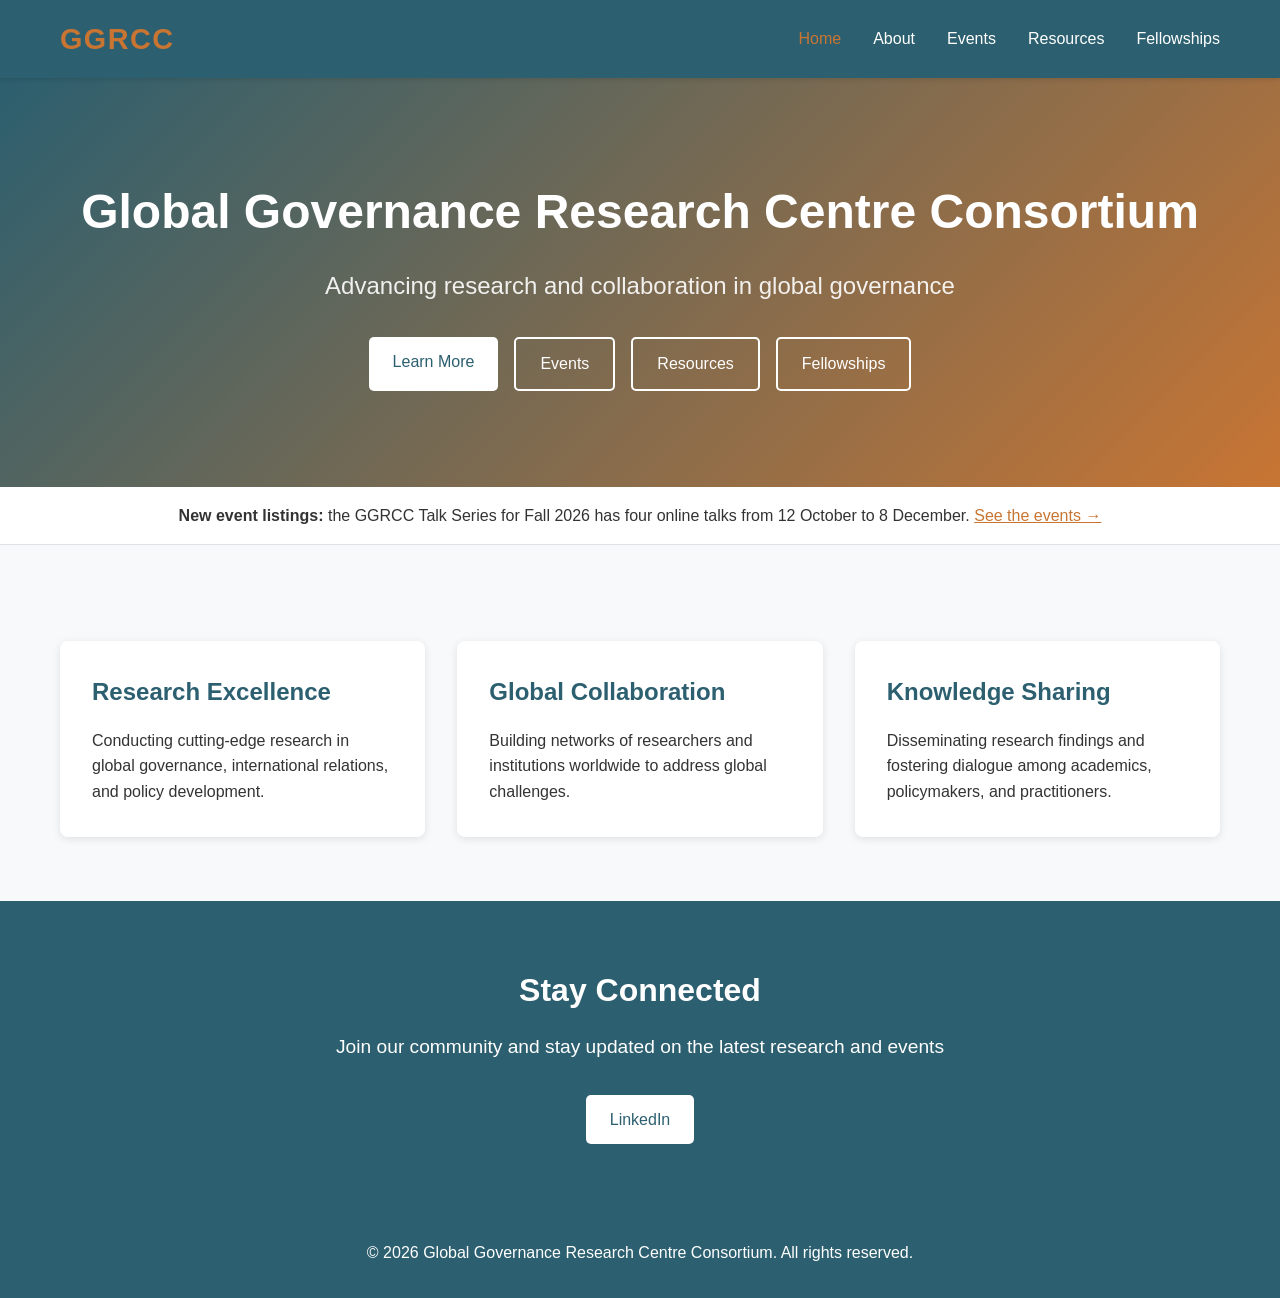
<file: index.html>
<!DOCTYPE html>
<html lang="en">
<head>
    <meta charset="UTF-8">
    <meta name="viewport" content="width=device-width, initial-scale=1.0">
    <meta name="description" content="Global Governance Research Centre Consortium - Advancing research in global governance">
    <title>GGRCC - Global Governance Research Centre Consortium</title>
    <link rel="stylesheet" href="style.css">
</head>
<body>
    <nav class="navbar">
        <div class="container">
            <div class="nav-brand">
                <a href="index.html">GGRCC</a>
            </div>
            <ul class="nav-menu">
                <li><a href="index.html" class="active">Home</a></li>
                <li><a href="about.html">About</a></li>
                <li><a href="events.html">Events</a></li>
                <li><a href="resources.html">Resources</a></li>
                <li><a href="fellowships.html">Fellowships</a></li>
            </ul>
        </div>
    </nav>

    <main>
        <section class="hero">
            <div class="container">
                <h1>Global Governance Research Centre Consortium</h1>
                <p class="hero-subtitle">Advancing research and collaboration in global governance</p>
                <div class="hero-buttons">
                    <a href="about.html" class="btn btn-primary">Learn More</a>
                    <a href="events.html" class="btn btn-secondary">Events</a>
                    <a href="resources.html" class="btn btn-secondary">Resources</a>
                    <a href="fellowships.html" class="btn btn-secondary">Fellowships</a>
                </div>
            </div>
        </section>

        <section class="notice">
            <div class="container">
                <p><strong>New event listings:</strong> the GGRCC Talk Series for Fall 2026 has four online talks from 12 October to 8 December. <a href="events.html">See the events →</a></p>
            </div>
        </section>

        <section class="features">
            <div class="container">
                <div class="feature-grid">
                    <div class="feature-card">
                        <h3>Research Excellence</h3>
                        <p>Conducting cutting-edge research in global governance, international relations, and policy development.</p>
                    </div>
                    <div class="feature-card">
                        <h3>Global Collaboration</h3>
                        <p>Building networks of researchers and institutions worldwide to address global challenges.</p>
                    </div>
                    <div class="feature-card">
                        <h3>Knowledge Sharing</h3>
                        <p>Disseminating research findings and fostering dialogue among academics, policymakers, and practitioners.</p>
                    </div>
                </div>
            </div>
        </section>

        <section class="cta">
            <div class="container">
                <h2>Stay Connected</h2>
                <p>Join our community and stay updated on the latest research and events</p>
                <a href="https://www.linkedin.com/company/ggrcc/about" class="btn btn-primary">LinkedIn</a>
            </div>
        </section>
    </main>

    <footer>
        <div class="container">
            <p>&copy; 2026 Global Governance Research Centre Consortium. All rights reserved.</p>
        </div>
    </footer>
</body>
</html>
</file>
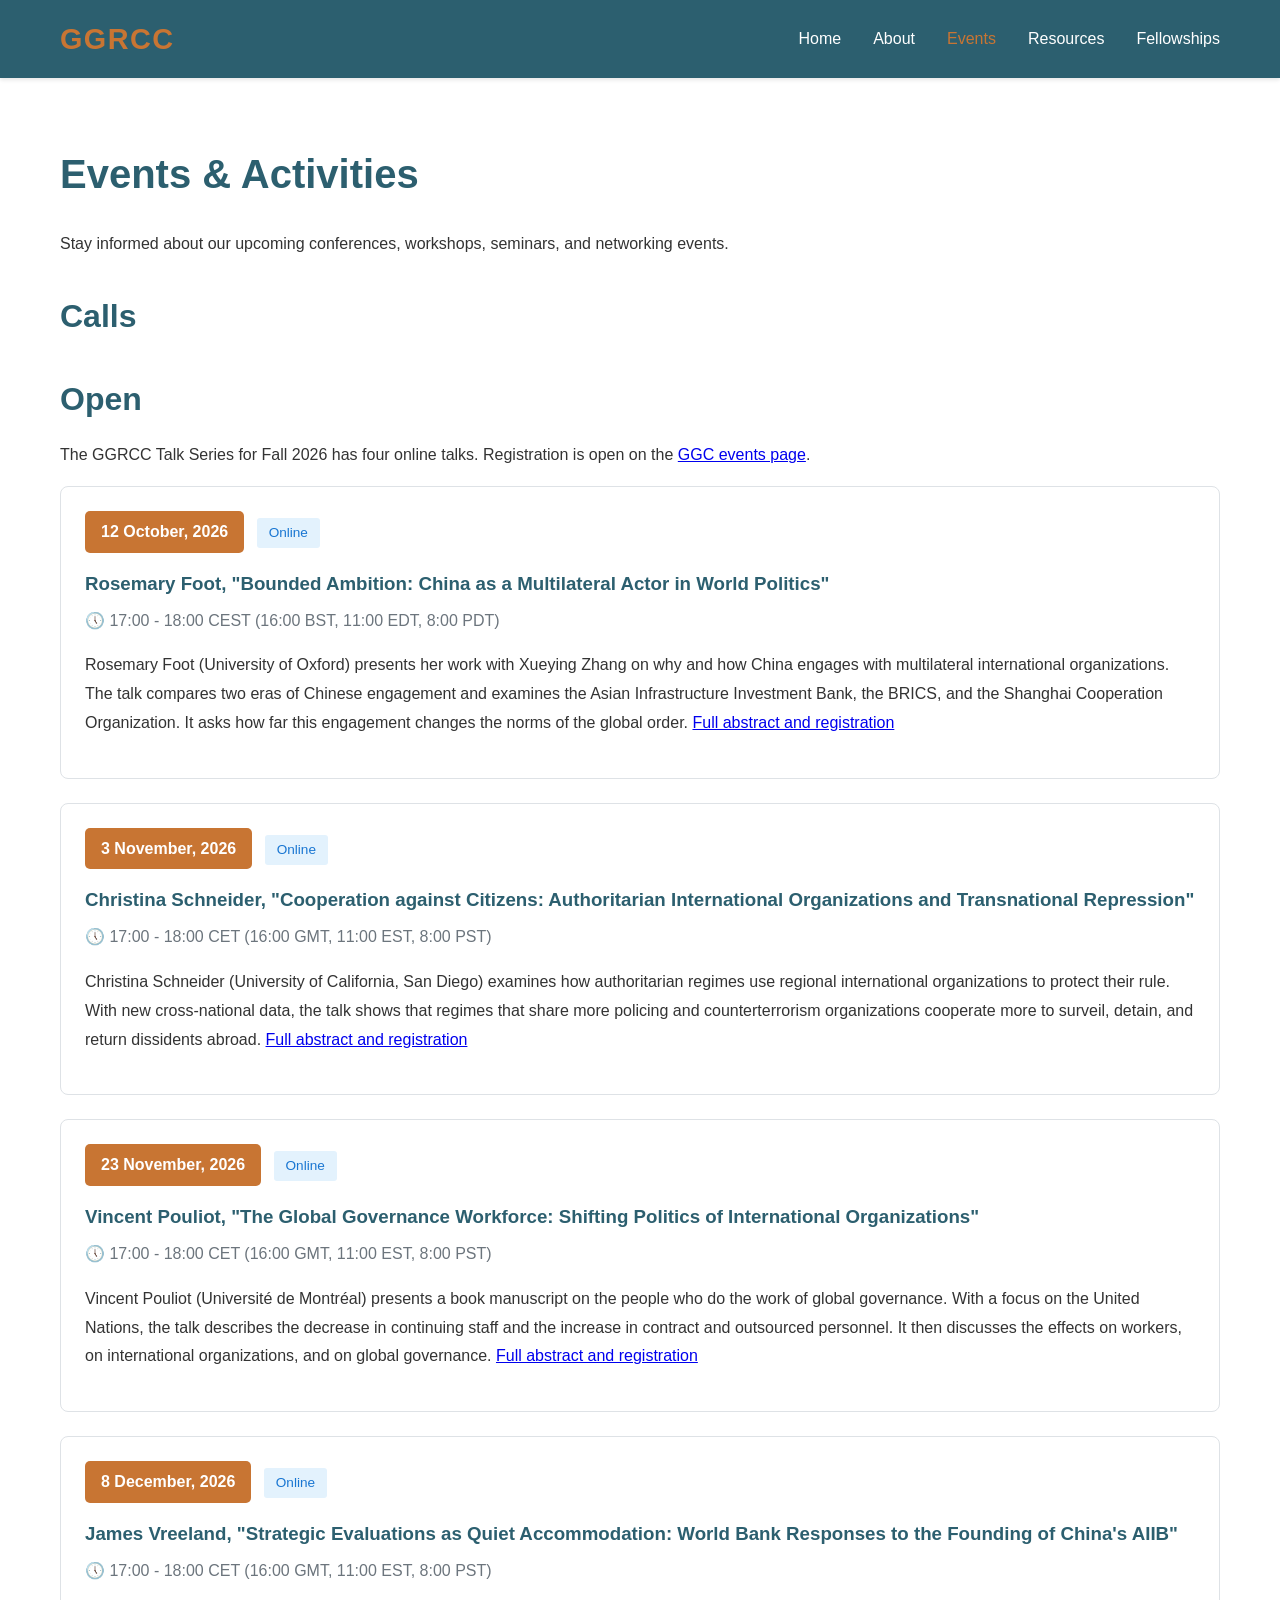
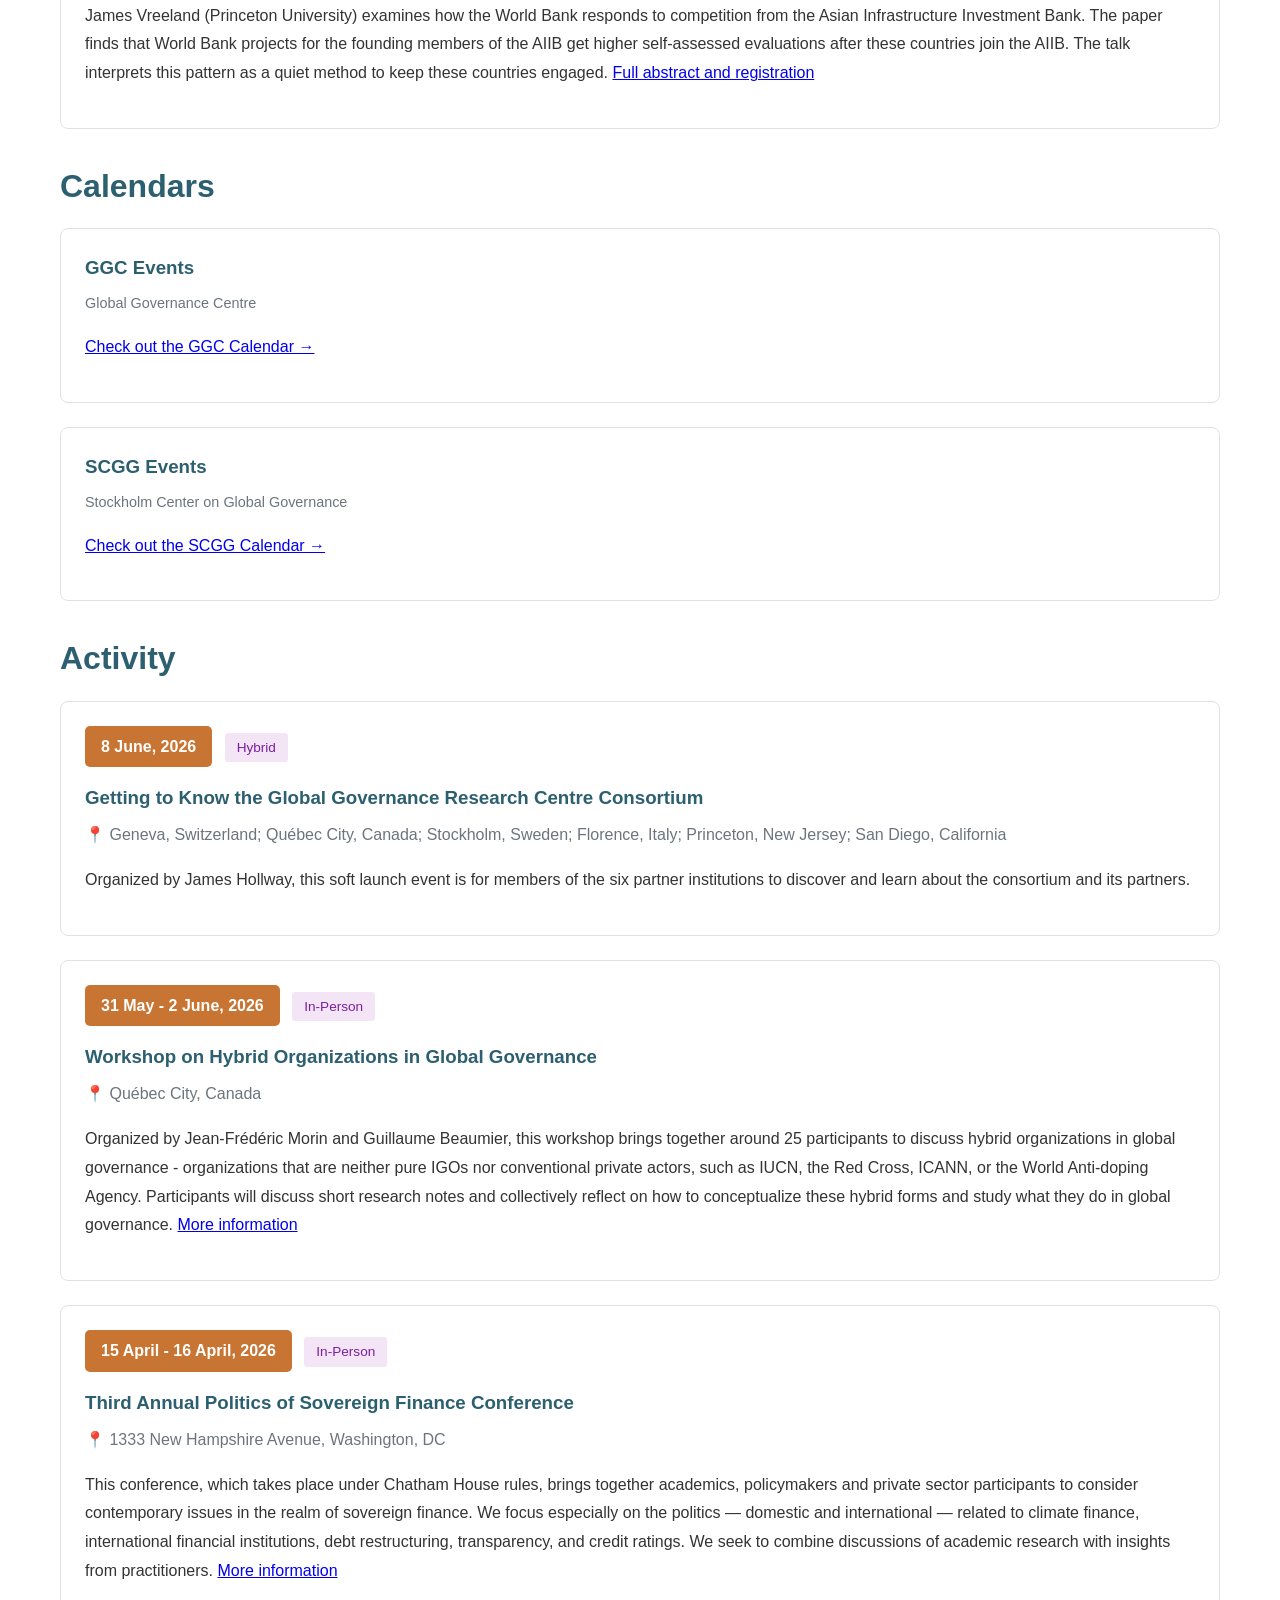
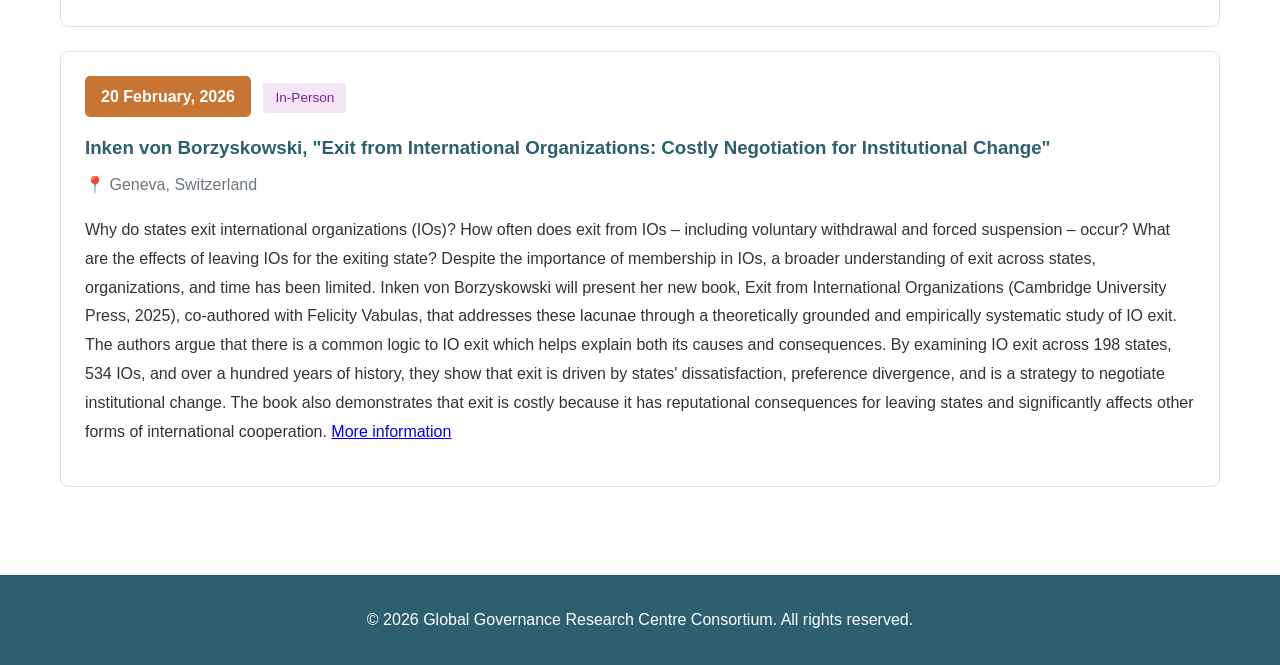
<file: events.html>
<!DOCTYPE html>
<html lang="en">
<head>
    <meta charset="UTF-8">
    <meta name="viewport" content="width=device-width, initial-scale=1.0">
    <meta name="description" content="Upcoming events and activities from GGRCC">
    <title>Events - GGRCC</title>
    <link rel="stylesheet" href="style.css">
</head>
<body>
    <nav class="navbar">
        <div class="container">
            <div class="nav-brand">
                <a href="index.html">GGRCC</a>
            </div>
            <ul class="nav-menu">
                <li><a href="index.html">Home</a></li>
                <li><a href="about.html">About</a></li>
                <li><a href="events.html" class="active">Events</a></li>
                <li><a href="resources.html">Resources</a></li>
                <li><a href="fellowships.html">Fellowships</a></li>
            </ul>
        </div>
    </nav>

    <main>
        <section class="content-section">
            <div class="container">
                <h1>Events & Activities</h1>
                <p>Stay informed about our upcoming conferences, workshops, seminars, and networking events.</p>

                <h2>Calls</h2>

                <h2>Open</h2>

                <p>The GGRCC Talk Series for Fall 2026 has four online talks. Registration is open on the <a href="https://www.graduateinstitute.ch/centres/global-governance-centre/events" target="_blank" rel="noopener noreferrer">GGC events page</a>.</p>

                <div class="event-card">
                    <span class="event-date">12 October, 2026</span>
                    <span class="event-type online">Online</span>
                    <h3>Rosemary Foot, "Bounded Ambition: China as a Multilateral Actor in World Politics"</h3>
                    <p class="event-details">🕔 17:00 - 18:00 CEST (16:00 BST, 11:00 EDT, 8:00 PDT)</p>
                    <p>Rosemary Foot (University of Oxford) presents her work with Xueying Zhang on why and how China engages with multilateral international organizations. The talk compares two eras of Chinese engagement and examines the Asian Infrastructure Investment Bank, the BRICS, and the Shanghai Cooperation Organization. It asks how far this engagement changes the norms of the global order. <a href="https://www.graduateinstitute.ch/communications/events/bounded-ambition-china-multilateral-actor-world-politics" target="_blank" rel="noopener noreferrer">Full abstract and registration</a></p>
                </div>

                <div class="event-card">
                    <span class="event-date">3 November, 2026</span>
                    <span class="event-type online">Online</span>
                    <h3>Christina Schneider, "Cooperation against Citizens: Authoritarian International Organizations and Transnational Repression"</h3>
                    <p class="event-details">🕔 17:00 - 18:00 CET (16:00 GMT, 11:00 EST, 8:00 PST)</p>
                    <p>Christina Schneider (University of California, San Diego) examines how authoritarian regimes use regional international organizations to protect their rule. With new cross-national data, the talk shows that regimes that share more policing and counterterrorism organizations cooperate more to surveil, detain, and return dissidents abroad. <a href="https://www.graduateinstitute.ch/communications/events/cooperation-against-citizens-authoritarian-international-organizations-and" target="_blank" rel="noopener noreferrer">Full abstract and registration</a></p>
                </div>

                <div class="event-card">
                    <span class="event-date">23 November, 2026</span>
                    <span class="event-type online">Online</span>
                    <h3>Vincent Pouliot, "The Global Governance Workforce: Shifting Politics of International Organizations"</h3>
                    <p class="event-details">🕔 17:00 - 18:00 CET (16:00 GMT, 11:00 EST, 8:00 PST)</p>
                    <p>Vincent Pouliot (Université de Montréal) presents a book manuscript on the people who do the work of global governance. With a focus on the United Nations, the talk describes the decrease in continuing staff and the increase in contract and outsourced personnel. It then discusses the effects on workers, on international organizations, and on global governance. <a href="https://www.graduateinstitute.ch/communications/events/global-governance-workforce-shifting-politics-international-organizations" target="_blank" rel="noopener noreferrer">Full abstract and registration</a></p>
                </div>

                <div class="event-card">
                    <span class="event-date">8 December, 2026</span>
                    <span class="event-type online">Online</span>
                    <h3>James Vreeland, "Strategic Evaluations as Quiet Accommodation: World Bank Responses to the Founding of China's AIIB"</h3>
                    <p class="event-details">🕔 17:00 - 18:00 CET (16:00 GMT, 11:00 EST, 8:00 PST)</p>
                    <p>James Vreeland (Princeton University) examines how the World Bank responds to competition from the Asian Infrastructure Investment Bank. The paper finds that World Bank projects for the founding members of the AIIB get higher self-assessed evaluations after these countries join the AIIB. The talk interprets this pattern as a quiet method to keep these countries engaged. <a href="https://www.graduateinstitute.ch/communications/events/strategic-evaluations-quiet-accommodation-world-bank-responses-founding" target="_blank" rel="noopener noreferrer">Full abstract and registration</a></p>
                </div>

                <h2>Calendars</h2>

                <div class="publication-card">
                    <h3>GGC Events</h3>
                    <p class="publication-meta">Global Governance Centre</p>
                    <p><a href="https://www.graduateinstitute.ch/centres/global-governance-centre/events" target="_blank" rel="noopener noreferrer">Check out the GGC Calendar →</a></p>
                </div>

                <div class="publication-card">
                    <h3>SCGG Events</h3>
                    <p class="publication-meta">Stockholm Center on Global Governance</p>
                    <p><a href="https://www.su.se/english/divisions/stockholm-center-on-global-governance/calendar" target="_blank" rel="noopener noreferrer">Check out the SCGG Calendar →</a></p>
                </div>

                <h2>Activity</h2>

                <div class="event-card">
                    <span class="event-date">8 June, 2026</span>
                    <span class="event-type in-person">Hybrid</span>
                    <h3>Getting to Know the Global Governance Research Centre Consortium</h3>
                    <p class="event-details">📍 Geneva, Switzerland; Québec City, Canada; Stockholm, Sweden; Florence, Italy; Princeton, New Jersey; San Diego, California</p>
                    <p>Organized by James Hollway, this soft launch event is for members of the six partner institutions to discover and learn about the consortium and its partners.</p>
                </div>

                <div class="event-card">
                    <span class="event-date">31 May - 2 June, 2026</span>
                    <span class="event-type in-person">In-Person</span>
                    <h3>Workshop on Hybrid Organizations in Global Governance</h3>
                    <p class="event-details">📍 Québec City, Canada</p>
                    <p>Organized by Jean-Frédéric Morin and Guillaume Beaumier, this workshop brings together around 25 participants to discuss hybrid organizations in global governance - organizations that are neither pure IGOs nor conventional private actors, such as IUCN, the Red Cross, ICANN, or the World Anti-doping Agency. Participants will discuss short research notes and collectively reflect on how to conceptualize these hybrid forms and study what they do in global governance. <a href="http://www.wire-series.com/fr/20th-wire-edition" target="_blank" rel="noopener noreferrer">More information</a></p>
                </div>

                <div class="event-card">
                    <span class="event-date">15 April - 16 April, 2026</span>
                    <span class="event-type in-person">In-Person</span>
                    <h3>Third Annual Politics of Sovereign Finance Conference</h3>
                    <p class="event-details">📍 1333 New Hampshire Avenue, Washington, DC</p>
                    <p>This conference, which takes place under Chatham House rules, brings together academics, policymakers and private sector participants to consider contemporary issues in the realm of sovereign finance. We focus especially on the politics — domestic and international — related to climate finance, international financial institutions, debt restructuring, transparency, and credit ratings. We seek to combine discussions of academic research with insights from practitioners. <a href="https://psfl.princeton.edu/events/2026/third-annual-politics-sovereign-finance-conference" target="_blank" rel="noopener noreferrer">More information</a></p>
                </div>

                <div class="event-card">
                    <span class="event-date">20 February, 2026</span>
                    <span class="event-type in-person">In-Person</span>
                    <h3>Inken von Borzyskowski, "Exit from International Organizations: Costly Negotiation for Institutional Change"</h3>
                    <p class="event-details">📍 Geneva, Switzerland</p>
                    <p>Why do states exit international organizations (IOs)? How often does exit from IOs – including voluntary withdrawal and forced suspension – occur? What are the effects of leaving IOs for the exiting state? Despite the importance of membership in IOs, a broader understanding of exit across states, organizations, and time has been limited. Inken von Borzyskowski will present her new book, Exit from International Organizations (Cambridge University Press, 2025), co-authored with Felicity Vabulas, that addresses these lacunae through a theoretically grounded and empirically systematic study of IO exit. The authors argue that there is a common logic to IO exit which helps explain both its causes and consequences. By examining IO exit across 198 states, 534 IOs, and over a hundred years of history, they show that exit is driven by states' dissatisfaction, preference divergence, and is a strategy to negotiate institutional change. The book also demonstrates that exit is costly because it has reputational consequences for leaving states and significantly affects other forms of international cooperation. <a href="https://www.graduateinstitute.ch/centres/global-governance-centre/events" target="_blank" rel="noopener noreferrer">More information</a></p>
                </div>

            </div>
        </section>
    </main>

    <footer>
        <div class="container">
            <p>&copy; 2026 Global Governance Research Centre Consortium. All rights reserved.</p>
        </div>
    </footer>
</body>
</html>
</file>
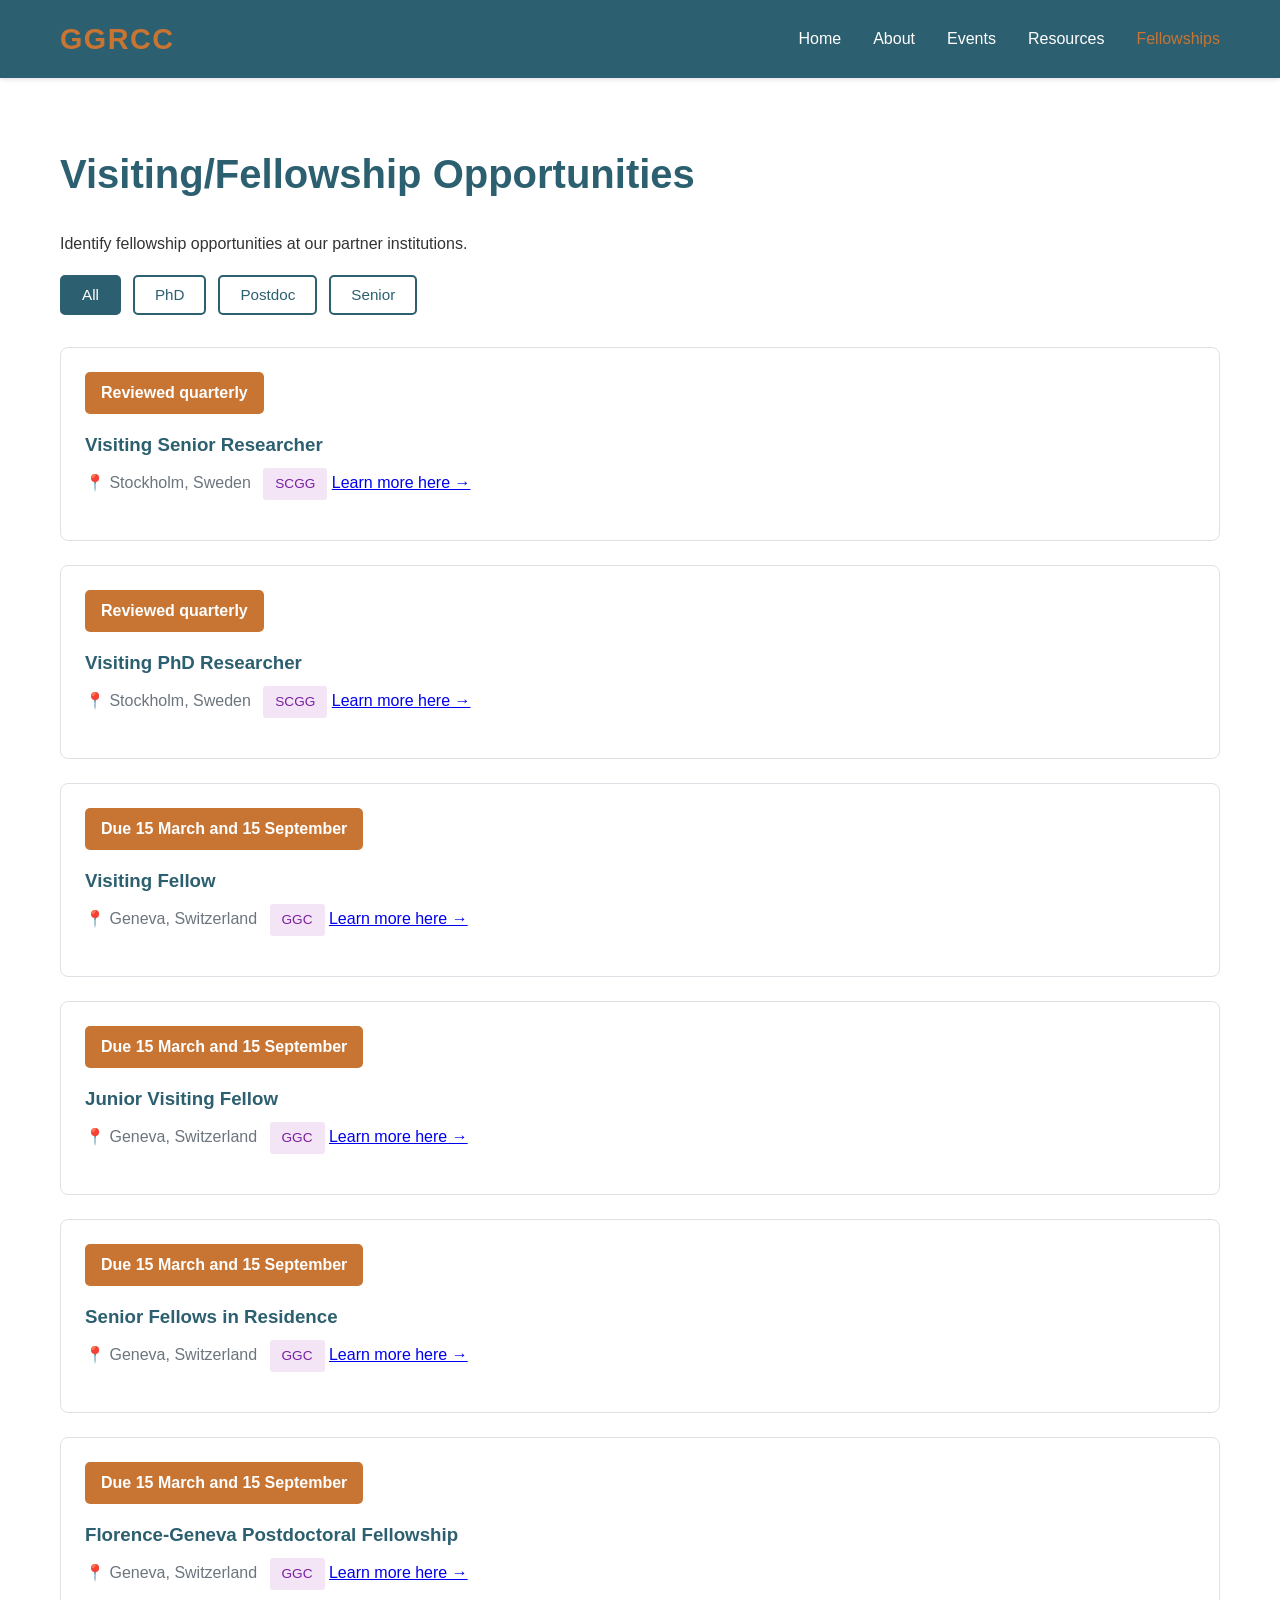
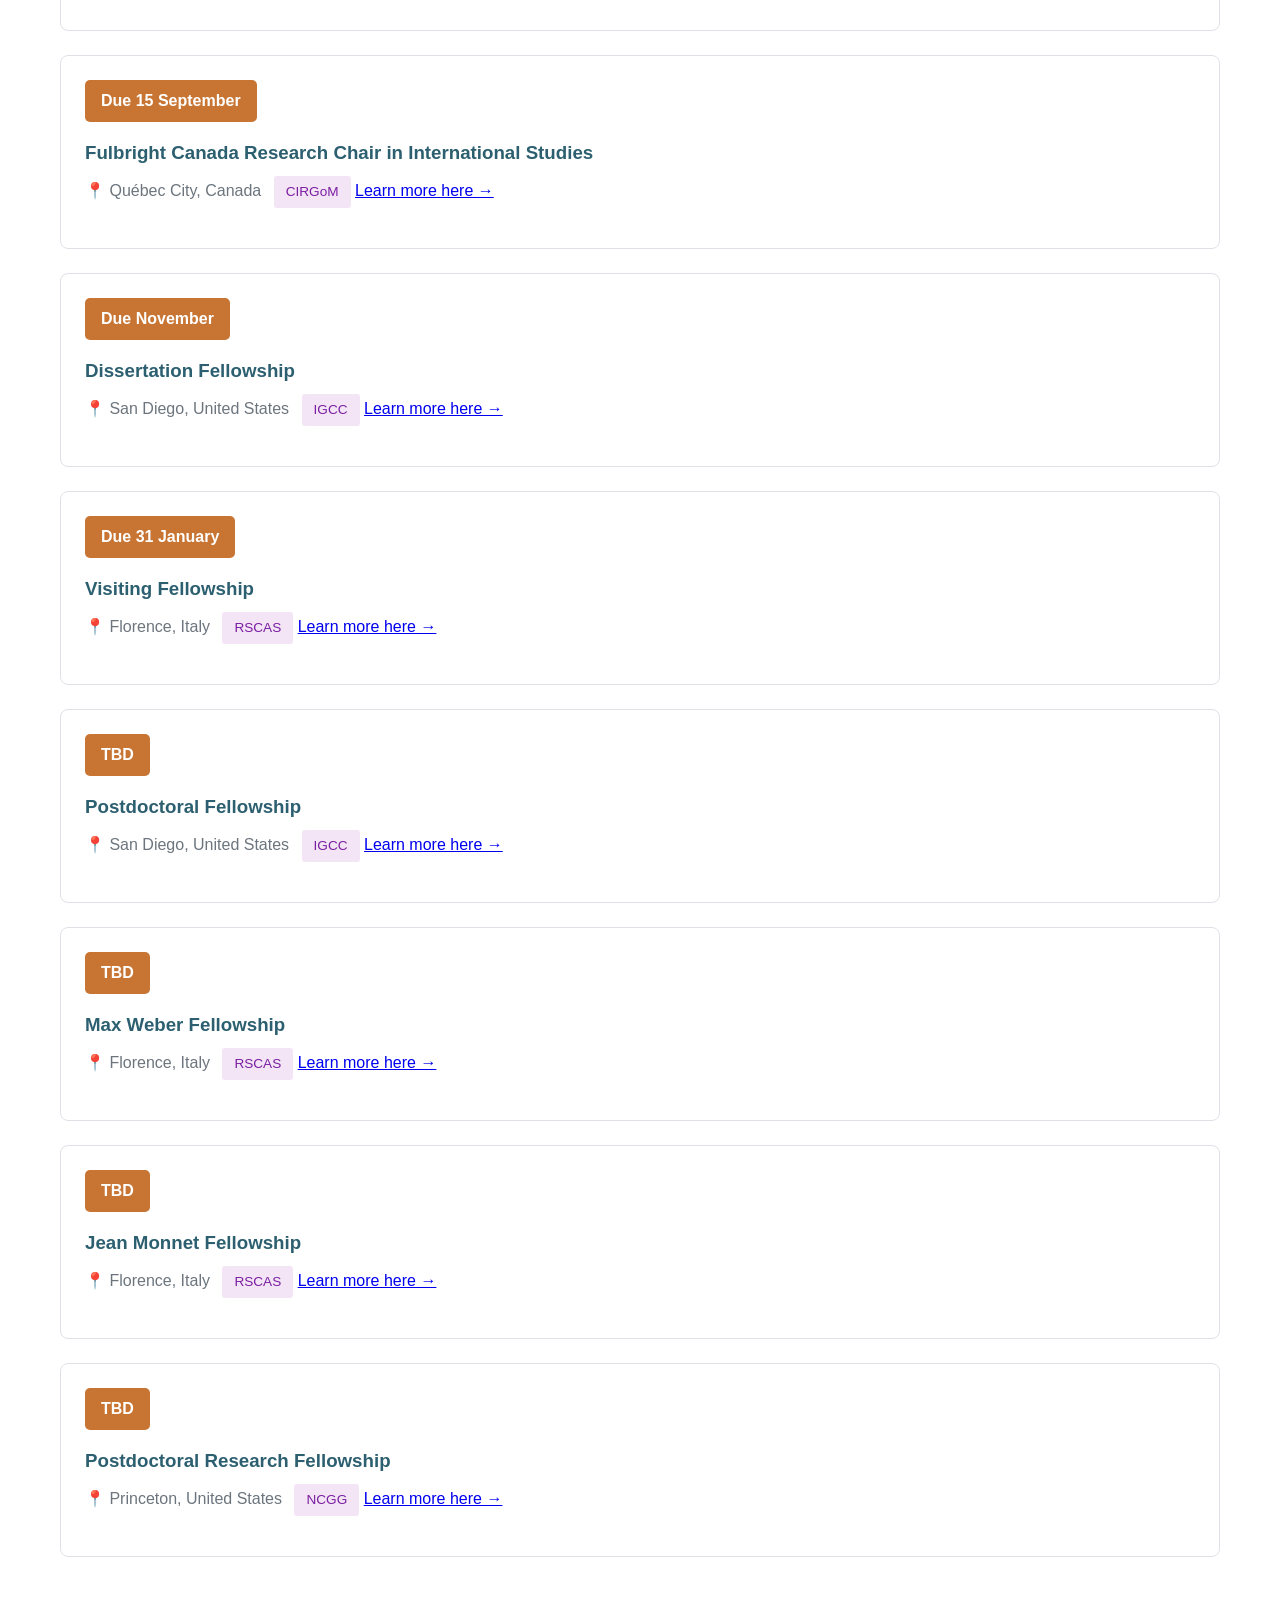
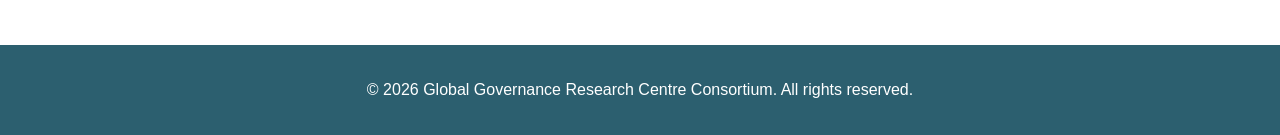
<file: fellowships.html>
<!DOCTYPE html>
<html lang="en">
<head>
    <meta charset="UTF-8">
    <meta name="viewport" content="width=device-width, initial-scale=1.0">
    <meta name="description" content="Upcoming events and activities from GGRCC">
    <title>Fellowships - GGRCC</title>
    <link rel="stylesheet" href="style.css">
</head>
<body>
    <nav class="navbar">
        <div class="container">
            <div class="nav-brand">
                <a href="index.html">GGRCC</a>
            </div>
            <ul class="nav-menu">
                <li><a href="index.html">Home</a></li>
                <li><a href="about.html">About</a></li>
                <li><a href="events.html">Events</a></li>
                <li><a href="resources.html">Resources</a></li>
                <li><a href="fellowships.html" class="active">Fellowships</a></li>
            </ul>
        </div>
    </nav>

    <main>
    
        <section class="content-section">
            <div class="container">
                <h1>Visiting/Fellowship Opportunities</h1>
                <p>Identify fellowship opportunities at our partner institutions.</p>

                <div class="filter-tabs" role="toolbar" aria-label="Filter fellowships by level">
                    <button class="filter-tab active" data-filter="all" aria-pressed="true">All</button>
                    <button class="filter-tab" data-filter="phd" aria-pressed="false">PhD</button>
                    <button class="filter-tab" data-filter="postdoc" aria-pressed="false">Postdoc</button>
                    <button class="filter-tab" data-filter="senior" aria-pressed="false">Senior</button>
                </div>

                <div class="event-card" data-level="senior">
                    <span class="event-date">Reviewed quarterly</span>
                    <h3>Visiting Senior Researcher</h3>
                    <p class="event-details">📍 Stockholm, Sweden <span class="event-type in-person">SCGG</span> <a href="https://www.su.se/english/divisions/stockholm-center-on-global-governance/research#h-Visitingresearcherprogram" target="_blank" rel="noopener noreferrer"> Learn more here →</a></p>
                </div>

                <div class="event-card" data-level="phd">
                    <span class="event-date">Reviewed quarterly</span>
                    <h3>Visiting PhD Researcher</h3>
                    <p class="event-details">📍 Stockholm, Sweden <span class="event-type in-person">SCGG</span> <a href="https://www.su.se/english/divisions/stockholm-center-on-global-governance/research#h-Visitingresearcherprogram" target="_blank" rel="noopener noreferrer"> Learn more here →</a></p>
                </div>

                <div class="event-card" data-level="senior">
                    <span class="event-date">Due 15 March and 15 September</span>
                    <h3>Visiting Fellow</h3>
                    <p class="event-details">📍 Geneva, Switzerland <span class="event-type in-person">GGC</span> <a href="https://www.graduateinstitute.ch/visiting" target="_blank" rel="noopener noreferrer"> Learn more here →</a></p>
                </div>

                <div class="event-card" data-level="phd">
                    <span class="event-date">Due 15 March and 15 September</span>                    
                    <h3>Junior Visiting Fellow</h3>
                    <p class="event-details">📍 Geneva, Switzerland <span class="event-type in-person">GGC</span> <a href="https://www.graduateinstitute.ch/visiting" target="_blank" rel="noopener noreferrer"> Learn more here →</a></p>
                </div>

                <div class="event-card" data-level="senior">
                    <span class="event-date">Due 15 March and 15 September</span>
                    <h3>Senior Fellows in Residence</h3>
                    <p class="event-details">📍 Geneva, Switzerland <span class="event-type in-person">GGC</span> <a href="https://www.graduateinstitute.ch/visiting" target="_blank" rel="noopener noreferrer"> Learn more here →</a></p>
                </div>

                <div class="event-card" data-level="postdoc">
                    <span class="event-date">Due 15 March and 15 September</span>
                    <h3>Florence-Geneva Postdoctoral Fellowship</h3>
                    <p class="event-details">📍 Geneva, Switzerland <span class="event-type in-person">GGC</span> <a href="https://www.graduateinstitute.ch/visiting" target="_blank" rel="noopener noreferrer"> Learn more here →</a></p>
                </div>

                <div class="event-card" data-level="senior">
                    <span class="event-date">Due 15 September</span>
                   <h3>Fulbright Canada Research Chair in International Studies</h3>
                     <p class="event-details">📍 Québec City, Canada <span class="event-type in-person">CIRGoM</span> <a href="https://www.esei.ulaval.ca/en/actualites/call-applications-fulbright-canada-research-chair-international-studies-2027-2028" target="_blank" rel="noopener noreferrer"> Learn more here →</a></p>
                </div>

                <div class="event-card" data-level="phd">
                    <span class="event-date">Due November</span>                    
                    <h3>Dissertation Fellowship</h3>
                    <p class="event-details">📍 San Diego, United States <span class="event-type in-person">IGCC</span> <a href="https://ucigcc.org/funding/dissertation-fellowship/" target="_blank" rel="noopener noreferrer"> Learn more here →</a></p>
                </div>

                <div class="event-card" data-level="senior">
                    <span class="event-date">Due 31 January</span>                    
                    <h3>Visiting Fellowship</h3>
                    <p class="event-details">📍 Florence, Italy <span class="event-type in-person">RSCAS</span> <a href="https://www.eui.eu/en/academic-units/robert-schuman-centre-for-advanced-studies/visiting-fellows-rscas" target="_blank" rel="noopener noreferrer"> Learn more here →</a></p>
                </div>

                <div class="event-card" data-level="postdoc">
                    <span class="event-date">TBD</span>                    
                    <h3>Postdoctoral Fellowship</h3>
                    <p class="event-details">📍 San Diego, United States <span class="event-type in-person">IGCC</span> <a href="https://ucigcc.org/funding/postdoctoral-fellowship/" target="_blank" rel="noopener noreferrer"> Learn more here →</a></p>
                </div>

                <div class="event-card" data-level="postdoc">
                    <span class="event-date">TBD</span>                    
                    <h3>Max Weber Fellowship</h3>
                    <p class="event-details">📍 Florence, Italy <span class="event-type in-person">RSCAS</span> <a href="https://www.eui.eu/apply?id=max-weber-fellowships" target="_blank" rel="noopener noreferrer"> Learn more here →</a></p>
                </div>

                <div class="event-card" data-level="senior">
                    <span class="event-date">TBD</span>                    
                    <h3>Jean Monnet Fellowship</h3>
                    <p class="event-details">📍 Florence, Italy <span class="event-type in-person">RSCAS</span> <a href="https://www.eui.eu/apply?id=jean-monnet-fellowships" target="_blank" rel="noopener noreferrer"> Learn more here →</a></p>
                </div>

                <div class="event-card" data-level="postdoc">
                    <span class="event-date">TBD</span>                    
                    <h3>Postdoctoral Research Fellowship</h3>
                    <p class="event-details">📍 Princeton, United States <span class="event-type in-person">NCGG</span> <a href="https://niehaus.princeton.edu/fellowships" target="_blank" rel="noopener noreferrer"> Learn more here →</a></p>
                </div>
            </div>
        </section>
    </main>

    <footer>
        <div class="container">
            <p>&copy; 2026 Global Governance Research Centre Consortium. All rights reserved.</p>
        </div>
    </footer>

    <script>
        document.querySelectorAll('.filter-tab').forEach(function(tab) {
            tab.addEventListener('click', function() {
                document.querySelectorAll('.filter-tab').forEach(function(t) {
                    t.classList.remove('active');
                    t.setAttribute('aria-pressed', 'false');
                });
                this.classList.add('active');
                this.setAttribute('aria-pressed', 'true');
                var filter = this.getAttribute('data-filter');
                document.querySelectorAll('.event-card[data-level]').forEach(function(card) {
                    if (filter === 'all' || card.getAttribute('data-level') === filter) {
                        card.style.display = '';
                    } else {
                        card.style.display = 'none';
                    }
                });
            });
        });
    </script>
</body>
</html>
</file>
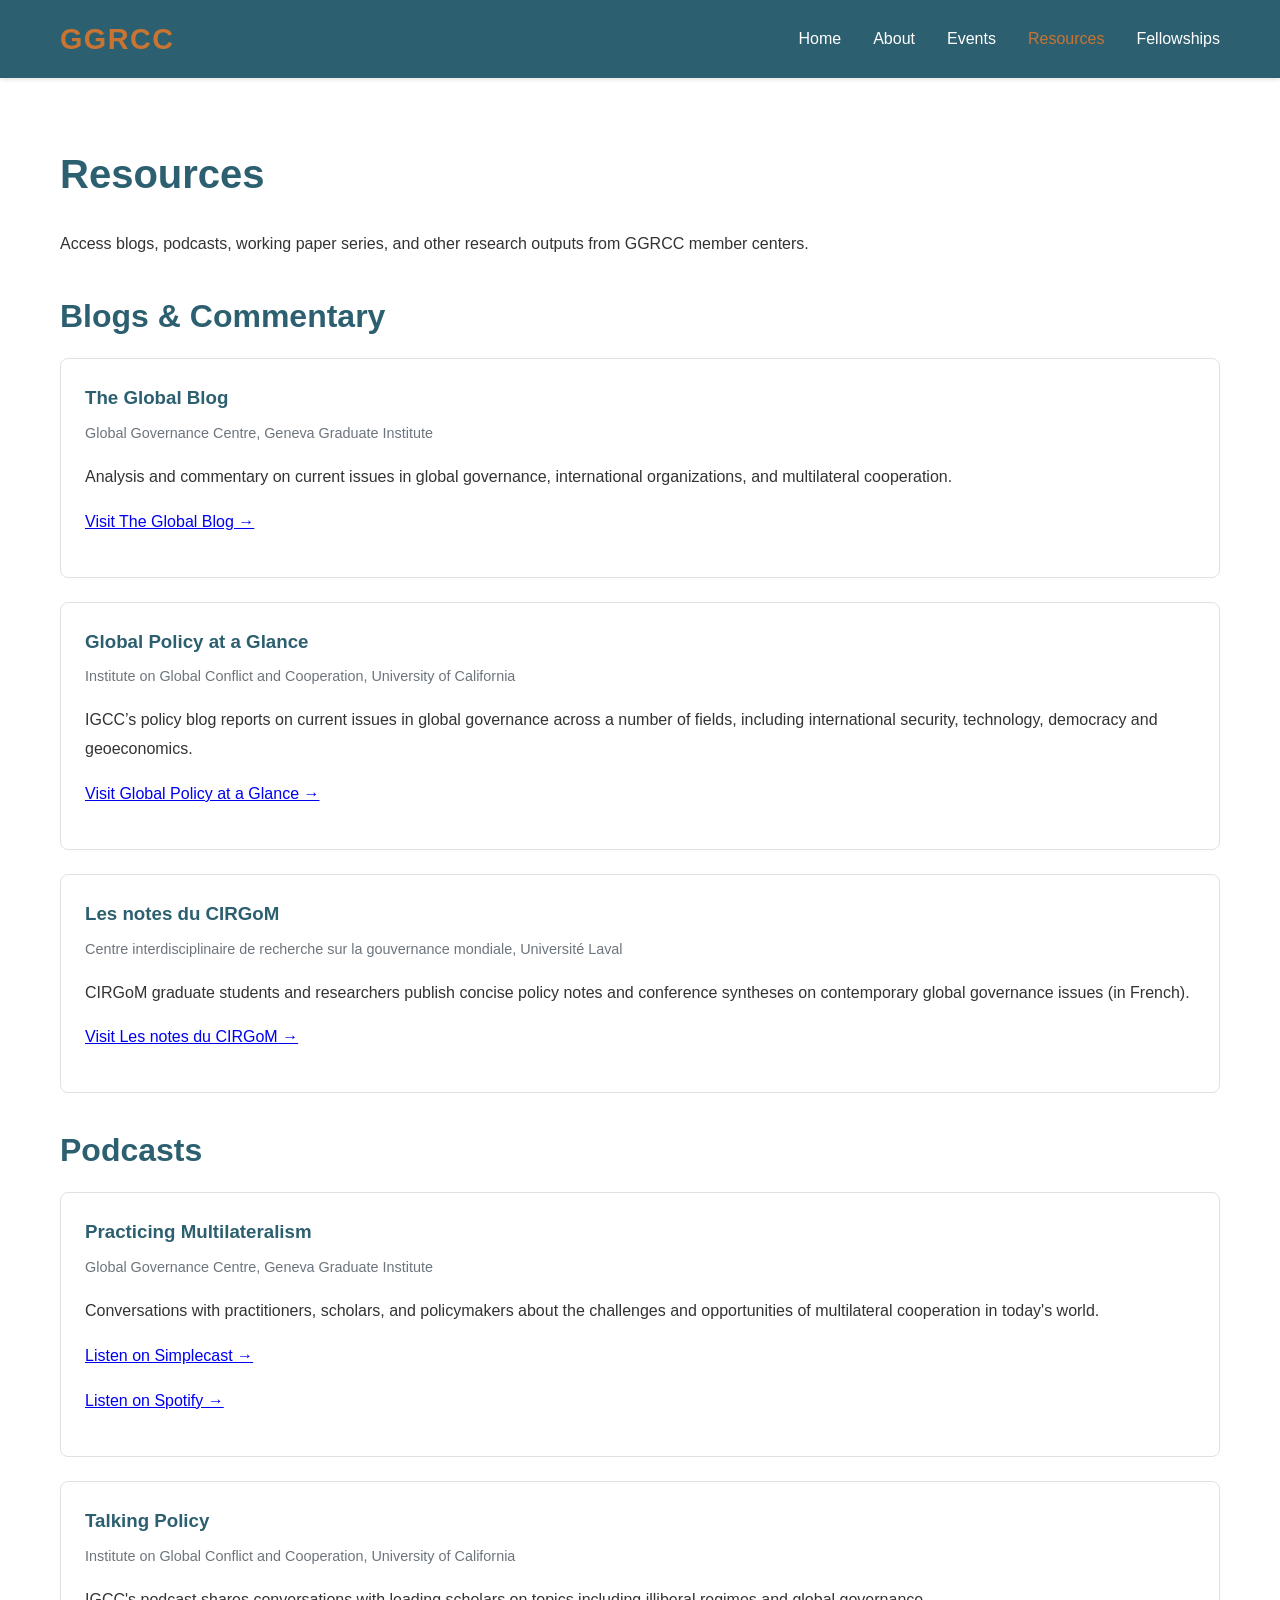
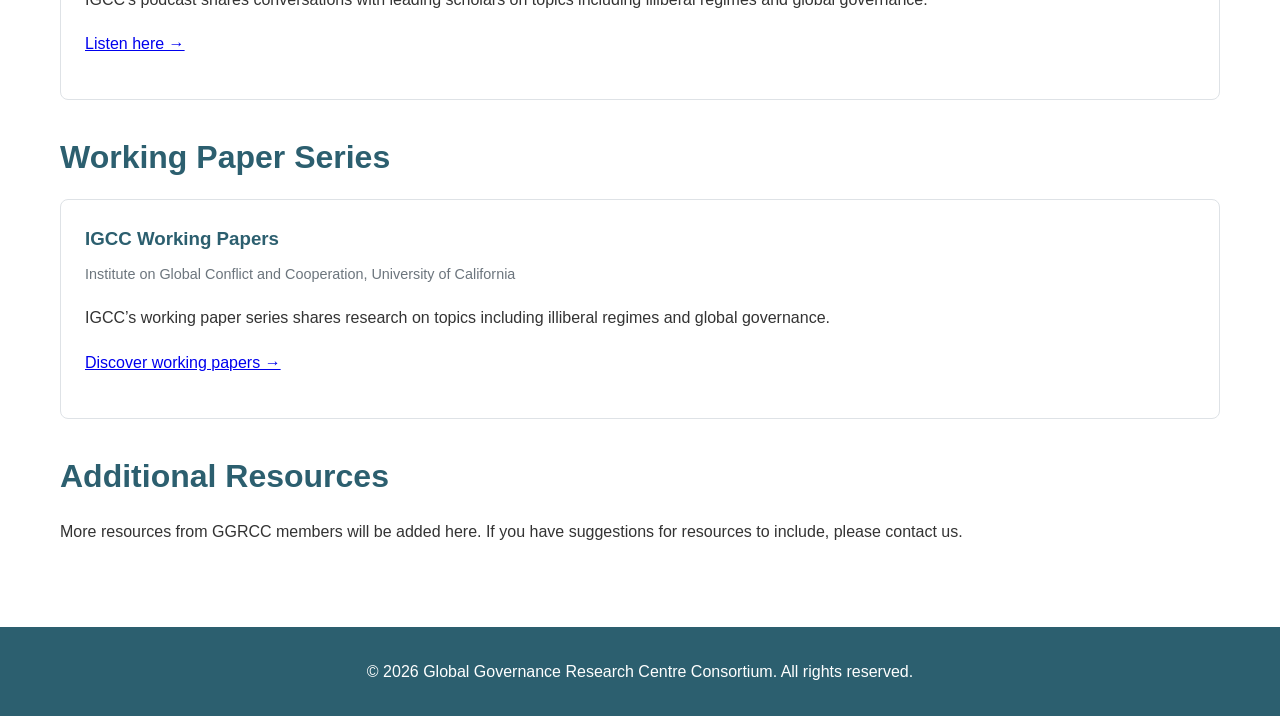
<file: resources.html>
<!DOCTYPE html>
<html lang="en">
<head>
    <meta charset="UTF-8">
    <meta name="viewport" content="width=device-width, initial-scale=1.0">
    <meta name="description" content="Research resources, working papers, blogs, and podcasts from GGRCC">
    <title>Resources - GGRCC</title>
    <link rel="stylesheet" href="style.css">
</head>
<body>
    <nav class="navbar">
        <div class="container">
            <div class="nav-brand">
                <a href="index.html">GGRCC</a>
            </div>
            <ul class="nav-menu">
                <li><a href="index.html">Home</a></li>
                <li><a href="about.html">About</a></li>
                <li><a href="events.html">Events</a></li>
                <li><a href="resources.html" class="active">Resources</a></li>
                <li><a href="fellowships.html">Fellowships</a></li>
            </ul>
        </div>
    </nav>

    <main>
        <section class="content-section">
            <div class="container">
                <h1>Resources</h1>
                <p>Access blogs, podcasts, working paper series, and other research outputs from GGRCC member centers.</p>

                <h2>Blogs & Commentary</h2>

                <div class="publication-card">
                    <h3>The Global Blog</h3>
                    <p class="publication-meta">Global Governance Centre, Geneva Graduate Institute</p>
                    <p>Analysis and commentary on current issues in global governance, international organizations, and multilateral cooperation.</p>
                    <p><a href="https://theglobal.blog" target="_blank" rel="noopener noreferrer">Visit The Global Blog →</a></p>
                </div>

                <div class="publication-card">
                    <h3>Global Policy at a Glance</h3>
                    <p class="publication-meta">Institute on Global Conflict and Cooperation, University of California</p>
                    <p>IGCC’s policy blog reports on current issues in global governance across a number of fields, including international security, technology, democracy and geoeconomics.</p>
                    <p><a href="https://ucigcc.org/category/blog/?_research_theme=illiberal-regimes-and-global-governance" target="_blank" rel="noopener noreferrer">Visit Global Policy at a Glance →</a></p>
                </div>

                <div class="publication-card">
                    <h3>Les notes du CIRGoM</h3>
                    <p class="publication-meta">Centre interdisciplinaire de recherche sur la gouvernance mondiale, Université Laval</p>
                    <p>CIRGoM graduate students and researchers publish concise policy notes and conference syntheses on contemporary global governance issues (in French).</p>
                    <p><a href="https://www.cirgom.ulaval.ca/les-notes-du-cirgom" target="_blank" rel="noopener noreferrer">Visit Les notes du CIRGoM →</a></p>
                </div>

                <h2>Podcasts</h2>

                <div class="publication-card">
                    <h3>Practicing Multilateralism</h3>
                    <p class="publication-meta">Global Governance Centre, Geneva Graduate Institute</p>
                    <p>Conversations with practitioners, scholars, and policymakers about the challenges and opportunities of multilateral cooperation in today's world.</p>
                    <p><a href="https://practicing-multilateralism.simplecast.com/" target="_blank" rel="noopener noreferrer">Listen on Simplecast →</a></p>
                    <p><a href="https://open.spotify.com/show/3Nclpi6pnphV8VX9P7jp3x" target="_blank" rel="noopener noreferrer">Listen on Spotify →</a></p>
                </div>

                <div class="publication-card">
                    <h3>Talking Policy</h3>
                    <p class="publication-meta">Institute on Global Conflict and Cooperation, University of California</p>
                    <p>IGCC's podcast shares conversations with leading scholars on topics including illiberal regimes and global governance.</p>
                    <p><a href="https://ucigcc.org/category/podcast/talking-policy/?_research_theme=illiberal-regimes-and-global-governance" target="_blank" rel="noopener noreferrer">Listen here →</a></p>
                </div>

                <h2>Working Paper Series</h2>

                <div class="publication-card">
                    <h3>IGCC Working Papers</h3>
                    <p class="publication-meta">Institute on Global Conflict and Cooperation, University of California</p>
                    <p>IGCC’s working paper series shares research on topics including illiberal regimes and global governance.</p>
                    <p><a href="https://ucigcc.org/category/publication/?_research_theme=illiberal-regimes-and-global-governance&_content_type=working-paper" target="_blank" rel="noopener noreferrer">Discover working papers →</a></p>
                </div>

                <h2>Additional Resources</h2>
                <p>More resources from GGRCC members will be added here. If you have suggestions for resources to include, please contact us.</p>
            </div>
        </section>
    </main>

    <footer>
        <div class="container">
            <p>&copy; 2026 Global Governance Research Centre Consortium. All rights reserved.</p>
        </div>
    </footer>
</body>
</html>
</file>
<file: style.css>
/* Global Styles */
* {
    margin: 0;
    padding: 0;
    box-sizing: border-box;
}

:root {
    --primary-color: #2c5f6f;
    --secondary-color: #c87533;
    --accent-color: #6b4c7a;
    --text-color: #333;
    --light-bg: #f8f9fa;
    --white: #ffffff;
    --gray: #6c757d;
    --border-color: #dee2e6;
}

body {
    font-family: -apple-system, BlinkMacSystemFont, 'Segoe UI', Roboto, 'Helvetica Neue', Arial, sans-serif;
    line-height: 1.6;
    color: var(--text-color);
}

.container {
    max-width: 1200px;
    margin: 0 auto;
    padding: 0 20px;
}

/* Navigation */
.navbar {
    background-color: var(--primary-color);
    padding: 1rem 0;
    box-shadow: 0 2px 4px rgba(0,0,0,0.1);
    position: sticky;
    top: 0;
    z-index: 1000;
}

.navbar .container {
    display: flex;
    justify-content: space-between;
    align-items: center;
}

.nav-brand a {
    color: var(--secondary-color);
    text-decoration: none;
    font-size: 1.8rem;
    font-weight: 600;
    font-family: 'Avenir', 'Avenir Next', -apple-system, BlinkMacSystemFont, 'Segoe UI', sans-serif;
    letter-spacing: 0.05em;
}

.nav-menu {
    display: flex;
    list-style: none;
    gap: 2rem;
}

.nav-menu a {
    color: var(--white);
    text-decoration: none;
    transition: color 0.3s ease;
}

.nav-menu a:hover,
.nav-menu a.active {
    color: var(--secondary-color);
}

/* Hero Section */
.hero {
    background: linear-gradient(135deg, var(--primary-color) 0%, var(--secondary-color) 100%);
    color: var(--white);
    padding: 6rem 0;
    text-align: center;
}

.hero h1 {
    font-size: 3rem;
    margin-bottom: 1rem;
}

.hero-subtitle {
    font-size: 1.5rem;
    margin-bottom: 2rem;
    opacity: 0.9;
}

.hero-buttons {
    display: flex;
    gap: 1rem;
    justify-content: center;
    flex-wrap: wrap;
}

/* Buttons */
.btn {
    display: inline-block;
    padding: 0.75rem 1.5rem;
    text-decoration: none;
    border-radius: 5px;
    transition: all 0.3s ease;
    font-weight: 500;
}

.btn-primary {
    background-color: var(--white);
    color: var(--primary-color);
}

.btn-primary:hover {
    background-color: var(--light-bg);
    transform: translateY(-2px);
    box-shadow: 0 4px 8px rgba(0,0,0,0.2);
}

.btn-secondary {
    background-color: transparent;
    color: var(--white);
    border: 2px solid var(--white);
}

.btn-secondary:hover {
    background-color: var(--white);
    color: var(--primary-color);
}

/* Notice Section */
.notice {
    padding: 1rem 0;
    background-color: var(--white);
    border-bottom: 1px solid var(--border-color);
    text-align: center;
}

.notice a {
    color: var(--secondary-color);
    font-weight: 500;
    white-space: nowrap;
}

/* Features Section */
.features {
    padding: 4rem 0;
    background-color: var(--light-bg);
}

.feature-grid {
    display: grid;
    grid-template-columns: repeat(auto-fit, minmax(300px, 1fr));
    gap: 2rem;
    margin-top: 2rem;
}

.feature-card {
    background-color: var(--white);
    padding: 2rem;
    border-radius: 8px;
    box-shadow: 0 2px 8px rgba(0,0,0,0.1);
    transition: transform 0.3s ease, box-shadow 0.3s ease;
}

.feature-card:hover {
    transform: translateY(-5px);
    box-shadow: 0 4px 16px rgba(0,0,0,0.15);
}

.feature-card h3 {
    color: var(--primary-color);
    margin-bottom: 1rem;
    font-size: 1.5rem;
}

.member-logo {
    display: block;
    max-width: 240px;
    height: auto;
    margin-bottom: 1.5rem;
}

/* Content Sections */
.content-section {
    padding: 4rem 0;
}

.content-section h1 {
    color: var(--primary-color);
    margin-bottom: 1.5rem;
    font-size: 2.5rem;
}

.content-section h2 {
    color: var(--primary-color);
    margin-top: 2rem;
    margin-bottom: 1rem;
    font-size: 2rem;
}

.content-section p {
    margin-bottom: 1rem;
    line-height: 1.8;
}

/* Event Card */
.event-card {
    background-color: var(--white);
    border: 1px solid var(--border-color);
    border-radius: 8px;
    padding: 1.5rem;
    margin-bottom: 1.5rem;
    transition: box-shadow 0.3s ease;
}

.event-card:hover {
    box-shadow: 0 4px 12px rgba(0,0,0,0.1);
}

.event-date {
    display: inline-block;
    background-color: var(--secondary-color);
    color: var(--white);
    padding: 0.5rem 1rem;
    border-radius: 5px;
    font-weight: bold;
    margin-bottom: 1rem;
}

.event-type {
    display: inline-block;
    padding: 0.25rem 0.75rem;
    border-radius: 3px;
    font-size: 0.85rem;
    font-weight: 500;
    margin-left: 0.5rem;
}

.event-type.online {
    background-color: #e3f2fd;
    color: #1976d2;
}

.event-type.in-person {
    background-color: #f3e5f5;
    color: #7b1fa2;
}

.event-card h3 {
    color: var(--primary-color);
    margin-bottom: 0.5rem;
}

.event-details {
    color: var(--gray);
    margin-bottom: 0.75rem;
}

/* Publication Card */
.publication-card {
    background-color: var(--white);
    border: 1px solid var(--border-color);
    border-radius: 8px;
    padding: 1.5rem;
    margin-bottom: 1.5rem;
    transition: box-shadow 0.3s ease;
}

.publication-card:hover {
    box-shadow: 0 4px 12px rgba(0,0,0,0.1);
}

.publication-card h3 {
    color: var(--primary-color);
    margin-bottom: 0.5rem;
}

.publication-authors {
    font-style: italic;
    color: var(--gray);
    margin-bottom: 0.5rem;
}

.publication-meta {
    color: var(--gray);
    font-size: 0.9rem;
    margin-bottom: 0.75rem;
}

/* CTA Section */
.cta {
    background-color: var(--primary-color);
    color: var(--white);
    padding: 4rem 0;
    text-align: center;
}

.cta h2 {
    margin-bottom: 1rem;
    font-size: 2rem;
}

.cta p {
    margin-bottom: 2rem;
    font-size: 1.2rem;
}

/* Footer */
footer {
    background-color: var(--primary-color);
    color: var(--white);
    padding: 2rem 0;
    text-align: center;
}

/* Filter Tabs */
.filter-tabs {
    display: flex;
    flex-wrap: wrap;
    gap: 0.75rem;
    margin-bottom: 2rem;
    margin-top: 1rem;
}

.filter-tab {
    padding: 0.6rem 1.25rem;
    border: 2px solid var(--primary-color);
    border-radius: 5px;
    background-color: var(--white);
    color: var(--primary-color);
    font-size: 0.95rem;
    font-weight: 500;
    cursor: pointer;
    transition: all 0.3s ease;
}

.filter-tab:hover {
    background-color: var(--light-bg);
    border-color: var(--secondary-color);
    color: var(--secondary-color);
}

.filter-tab.active {
    background-color: var(--primary-color);
    color: var(--white);
    border-color: var(--primary-color);
}

/* Responsive Design */
@media (max-width: 768px) {
    .navbar .container {
        flex-direction: column;
        gap: 1rem;
    }

    .nav-menu {
        flex-direction: column;
        gap: 0.5rem;
        text-align: center;
    }

    .hero h1 {
        font-size: 2rem;
    }

    .hero-subtitle {
        font-size: 1.2rem;
    }

    .feature-grid {
        grid-template-columns: 1fr;
    }

    .filter-tabs {
        gap: 0.5rem;
    }

    .filter-tab {
        padding: 0.5rem 1rem;
        font-size: 0.85rem;
    }
}
</file>
